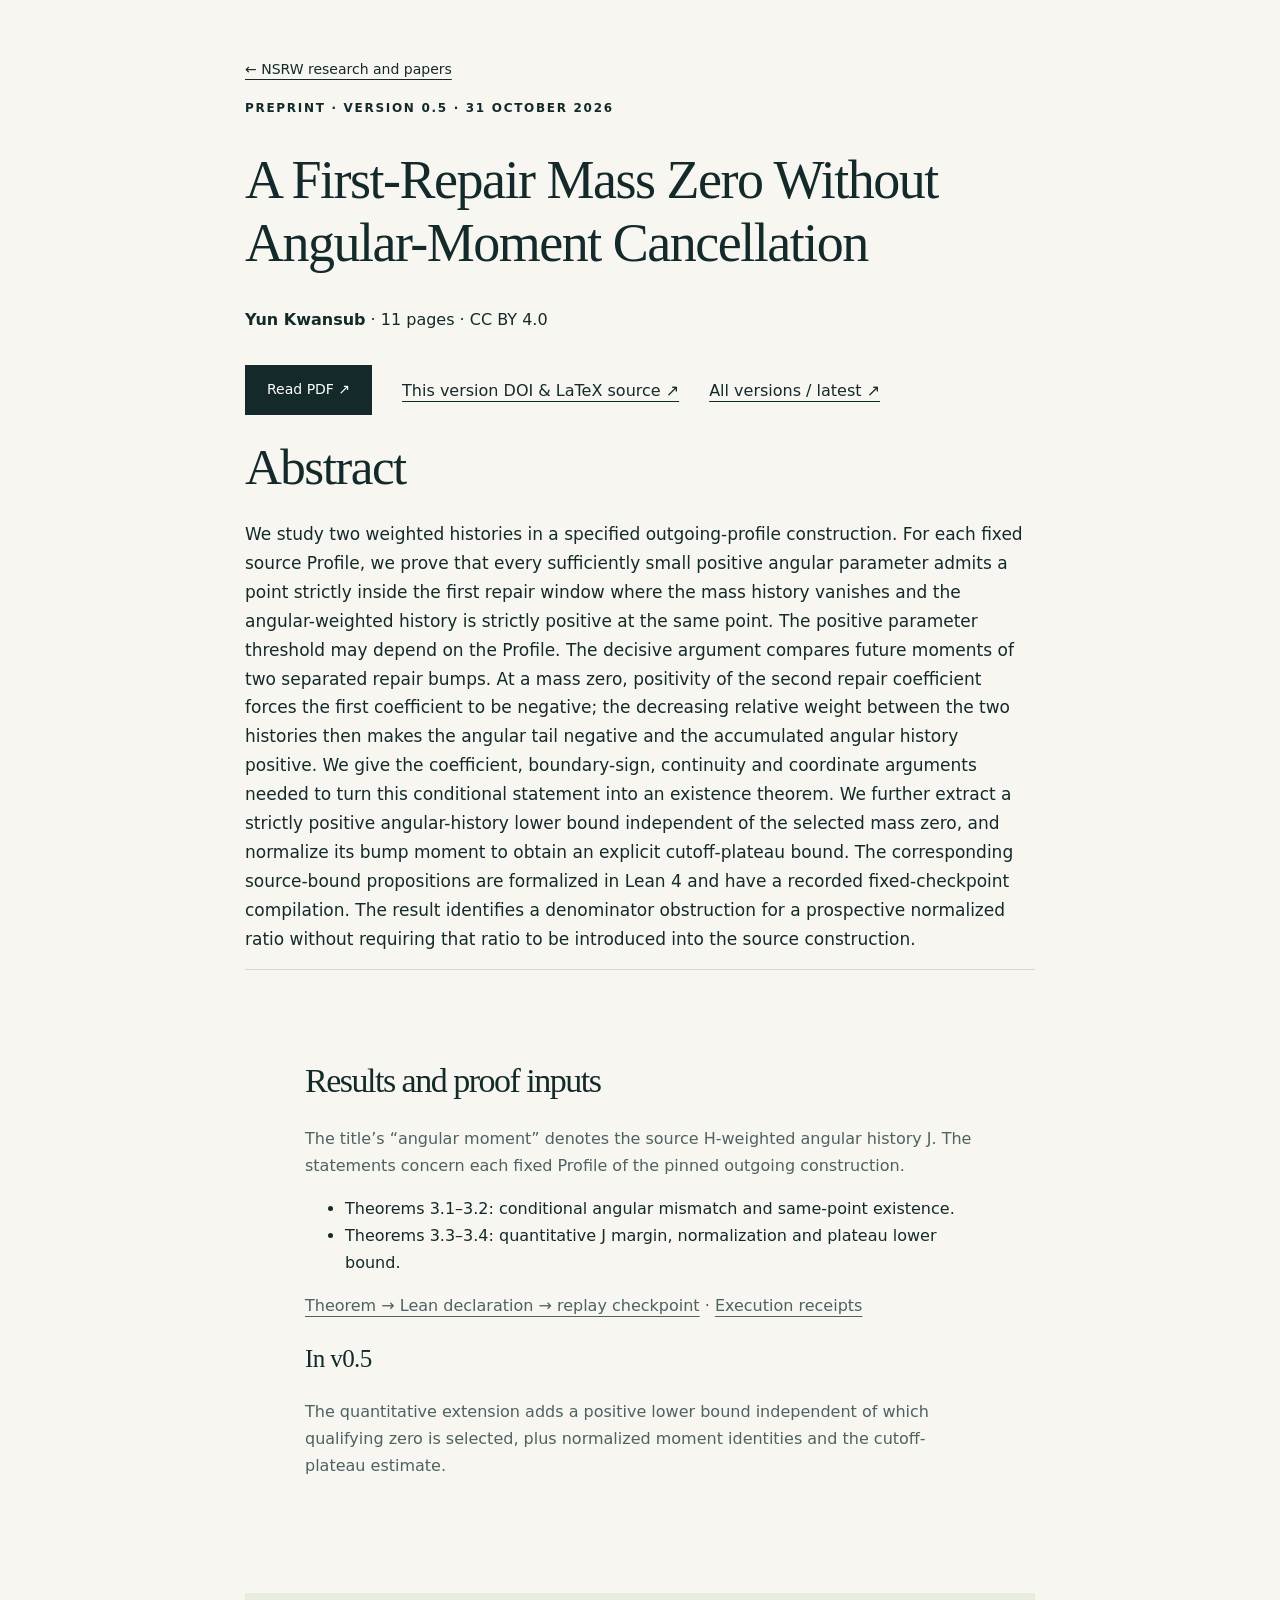
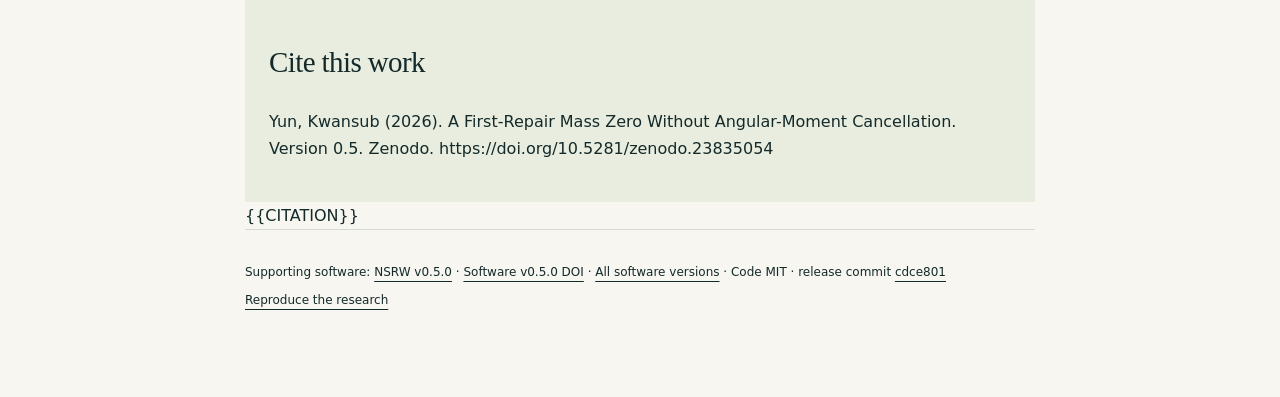
<file: site/papers/p01.html>
<!doctype html><html lang="en"><head>
<meta charset="utf-8"><meta name="viewport" content="width=device-width,initial-scale=1"><title>A First-Repair Mass Zero Without Angular-Moment Cancellation — NSRW</title>
<meta name="description" content="We study two weighted histories in a specified outgoing-profile construction. For each fixed source Profile, we prove that every sufficiently small positive angular parameter admits a point strictly inside the first repa"><meta name="author" content="Yun Kwansub">
<link rel="canonical" href="https://flamehaven01.github.io/NavierStokes-Research-Workbench/papers/p01.html"><meta name="citation_title" content="A First-Repair Mass Zero Without Angular-Moment Cancellation"><meta name="citation_author" content="Yun, Kwansub"><meta name="citation_publication_date" content="2026/10/31"><meta name="citation_pdf_url" content="https://flamehaven01.github.io/NavierStokes-Research-Workbench/papers/P01_MassZero_AngularMismatch.pdf"><meta name="citation_doi" content="10.5281/zenodo.23835054"><meta name="citation_language" content="en"><meta name="citation_publisher" content="Zenodo">
<meta property="og:type" content="article"><meta property="og:title" content="A First-Repair Mass Zero Without Angular-Moment Cancellation"><meta property="og:description" content="We study two weighted histories in a specified outgoing-profile construction. For each fixed source Profile, we prove that every sufficiently small positive angular parameter admits a point strictly inside the first repa"><meta property="og:url" content="https://flamehaven01.github.io/NavierStokes-Research-Workbench/papers/p01.html"><meta property="og:image" content="https://flamehaven01.github.io/NavierStokes-Research-Workbench/social-preview.png"><meta name="twitter:card" content="summary_large_image">
<link rel="stylesheet" href="../style.css?v=papers-20261102"><script defer src="../citations.js"></script><script type="application/ld+json">{"@context": "https://schema.org", "@type": "ScholarlyArticle", "headline": "A First-Repair Mass Zero Without Angular-Moment Cancellation", "author": [{"@type": "Person", "name": "Yun Kwansub", "familyName": "Yun", "givenName": "Kwansub"}], "datePublished": "2026-10-31", "version": "0.5", "identifier": "10.5281/zenodo.23835054", "sameAs": "https://doi.org/10.5281/zenodo.23835054", "url": "https://flamehaven01.github.io/NavierStokes-Research-Workbench/papers/p01.html", "encoding": {"@type": "MediaObject", "contentUrl": "https://flamehaven01.github.io/NavierStokes-Research-Workbench/papers/P01_MassZero_AngularMismatch.pdf", "encodingFormat": "application/pdf"}, "license": "https://creativecommons.org/licenses/by/4.0/", "abstract": "We study two weighted histories in a specified outgoing-profile construction. For each fixed source Profile, we prove that every sufficiently small positive angular parameter admits a point strictly inside the first repair window where the mass history vanishes and the angular-weighted history is strictly positive at the same point. The positive parameter threshold may depend on the Profile. The decisive argument compares future moments of two separated repair bumps. At a mass zero, positivity of the second repair coefficient forces the first coefficient to be negative; the decreasing relative weight between the two histories then makes the angular tail negative and the accumulated angular history positive. We give the coefficient, boundary-sign, continuity and coordinate arguments needed to turn this conditional statement into an existence theorem. We further extract a strictly positive angular-history lower bound independent of the selected mass zero, and normalize its bump moment to obtain an explicit cutoff-plateau bound. The corresponding source-bound propositions are formalized in Lean 4 and have a recorded fixed-checkpoint compilation. The result identifies a denominator obstruction for a prospective normalized ratio without requiring that ratio to be introduced into the source construction."}</script></head><body><main class="paper-page"><a class="back" href="../index.html#papers">← NSRW research and papers</a><p class="eyebrow">PREPRINT · VERSION 0.5 · 31 OCTOBER 2026</p><h1>A First-Repair Mass Zero Without Angular-Moment Cancellation</h1><p><strong>Yun Kwansub</strong> · 11 pages · CC BY 4.0</p><div class="actions"><a class="primary" href="P01_MassZero_AngularMismatch.pdf">Read PDF ↗</a><a href="https://doi.org/10.5281/zenodo.23835054">This version DOI &amp; LaTeX source ↗</a><a href="https://doi.org/10.5281/zenodo.23835053">All versions / latest ↗</a></div><h2>Abstract</h2><p class="abstract">We study two weighted histories in a specified outgoing-profile construction. For each fixed source Profile, we prove that every sufficiently small positive angular parameter admits a point strictly inside the first repair window where the mass history vanishes and the angular-weighted history is strictly positive at the same point. The positive parameter threshold may depend on the Profile. The decisive argument compares future moments of two separated repair bumps. At a mass zero, positivity of the second repair coefficient forces the first coefficient to be negative; the decreasing relative weight between the two histories then makes the angular tail negative and the accumulated angular history positive. We give the coefficient, boundary-sign, continuity and coordinate arguments needed to turn this conditional statement into an existence theorem. We further extract a strictly positive angular-history lower bound independent of the selected mass zero, and normalize its bump moment to obtain an explicit cutoff-plateau bound. The corresponding source-bound propositions are formalized in Lean 4 and have a recorded fixed-checkpoint compilation. The result identifies a denominator obstruction for a prospective normalized ratio without requiring that ratio to be introduced into the source construction.</p><section class="paper-context"><h2>Results and proof inputs</h2><p>The title’s “angular moment” denotes the source H-weighted angular history J. The statements concern each fixed Profile of the pinned outgoing construction.</p><ul><li>Theorems 3.1–3.2: conditional angular mismatch and same-point existence.</li><li>Theorems 3.3–3.4: quantitative J margin, normalization and plateau lower bound.</li></ul><p><a href="../index.html#paper-proof-map">Theorem → Lean declaration → replay checkpoint</a> · <a href="../index.html#evidence">Execution receipts</a></p><h3>In v0.5</h3><p>The quantitative extension adds a positive lower bound independent of which qualifying zero is selected, plus normalized moment identities and the cutoff-plateau estimate.</p></section><div class="citation"><h3>Cite this work</h3><p>Yun, Kwansub (2026). A First-Repair Mass Zero Without Angular-Moment Cancellation. Version 0.5. Zenodo. https://doi.org/10.5281/zenodo.23835054</p></div>{{CITATION}}<footer><p>Supporting software: <a href="https://github.com/flamehaven01/NavierStokes-Research-Workbench/releases/tag/v0.5.0">NSRW v0.5.0</a> · <a href="https://doi.org/10.5281/zenodo.23835493">Software v0.5.0 DOI</a> · <a href="https://doi.org/10.5281/zenodo.23381778">All software versions</a> · Code MIT · release commit <a href="https://github.com/flamehaven01/NavierStokes-Research-Workbench/tree/cdce801d7c3f1991e8a0dce48aae9f825b03e9b1">cdce801</a></p><p><a href="../index.html#reproduce">Reproduce the research</a></p></footer></main></body></html>
</file>
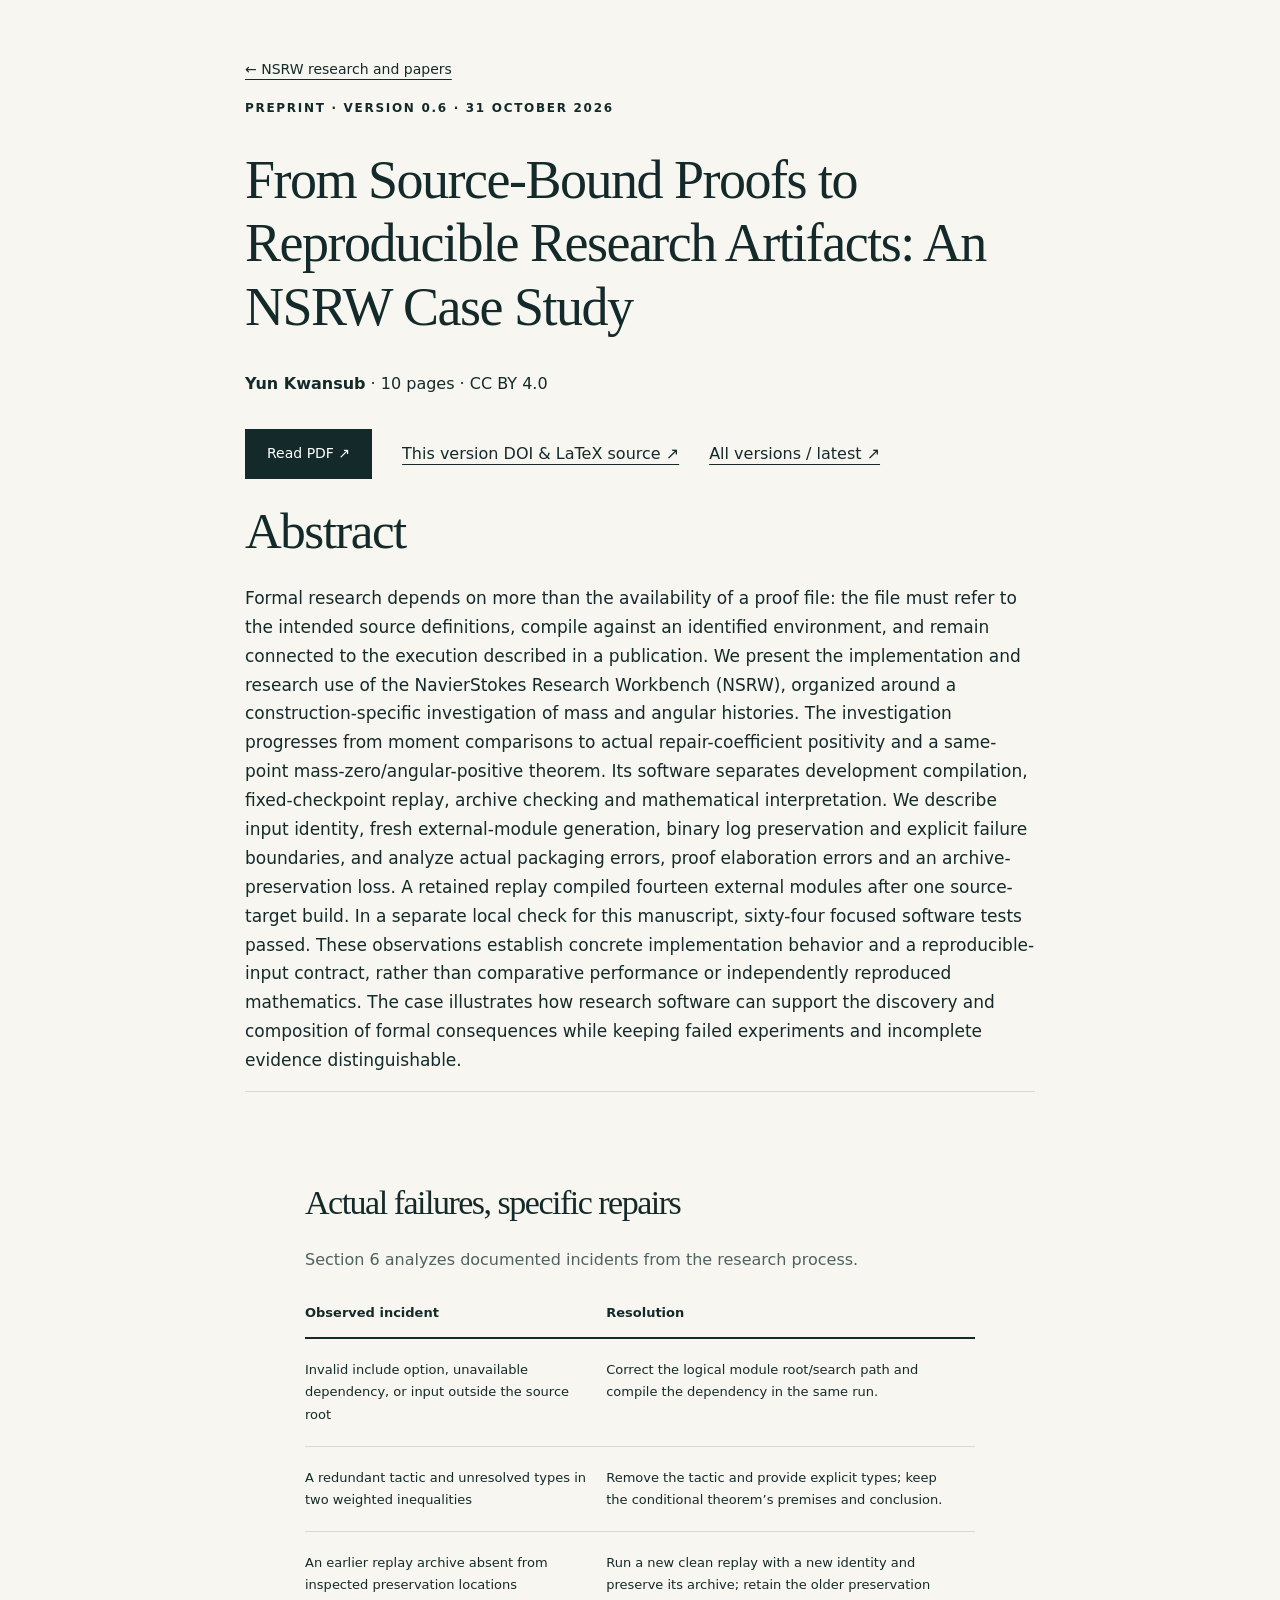
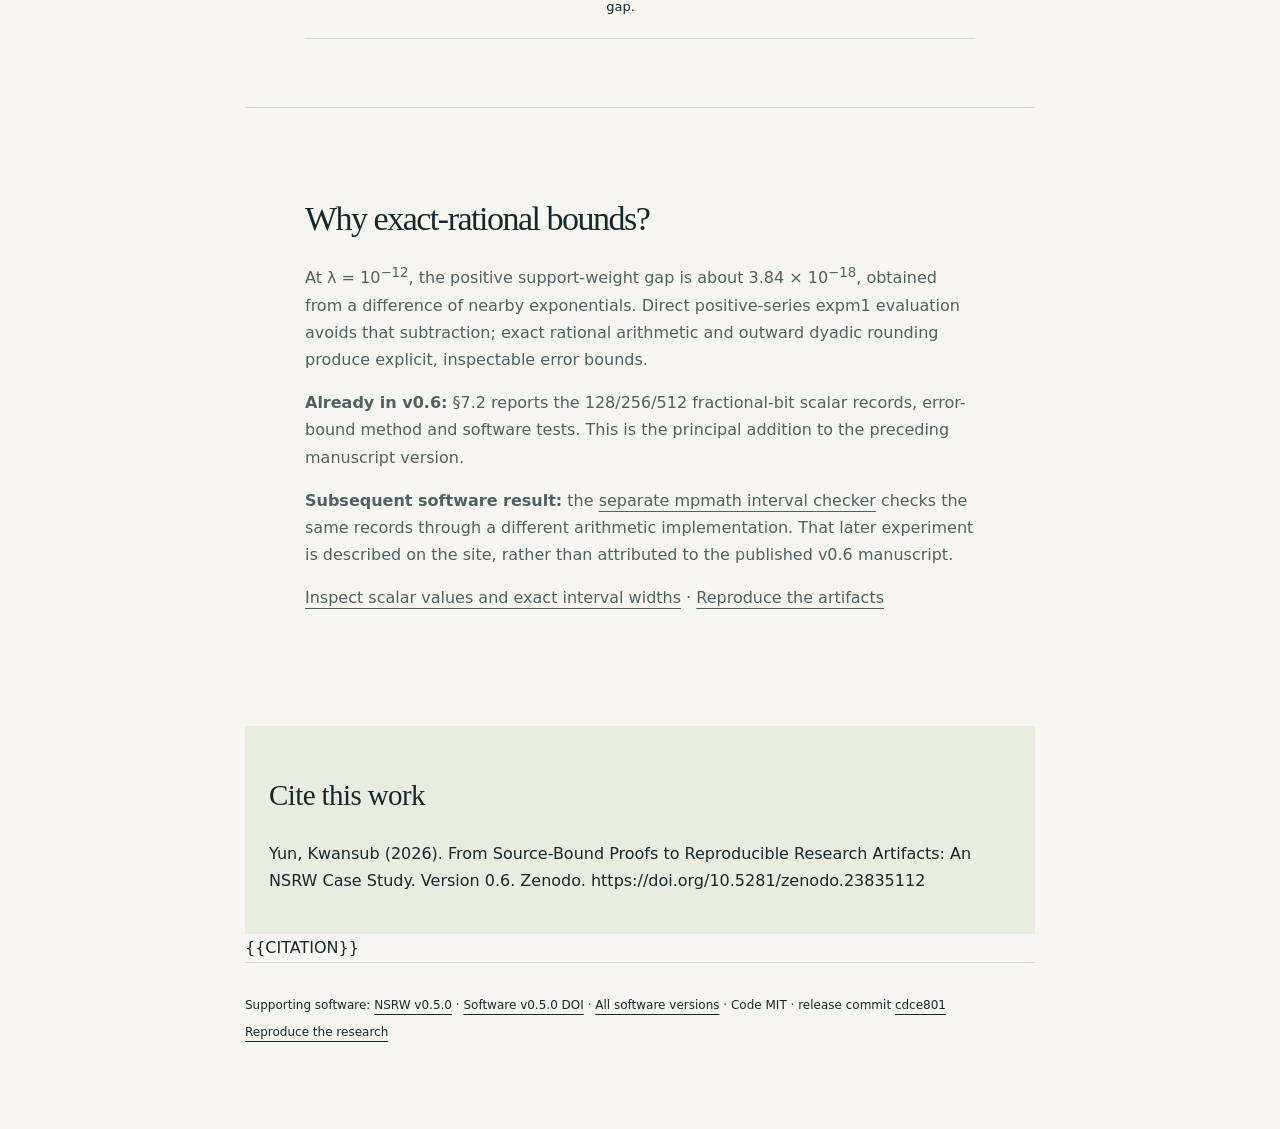
<file: site/papers/p02.html>
<!doctype html><html lang="en"><head>
<meta charset="utf-8"><meta name="viewport" content="width=device-width,initial-scale=1"><title>From Source-Bound Proofs to Reproducible Research Artifacts: An NSRW Case Study — NSRW</title>
<meta name="description" content="Formal research depends on more than the availability of a proof file: the file must refer to the intended source definitions, compile against an identified environment, and remain connected to the execution described in"><meta name="author" content="Yun Kwansub">
<link rel="canonical" href="https://flamehaven01.github.io/NavierStokes-Research-Workbench/papers/p02.html"><meta name="citation_title" content="From Source-Bound Proofs to Reproducible Research Artifacts: An NSRW Case Study"><meta name="citation_author" content="Yun, Kwansub"><meta name="citation_publication_date" content="2026/10/31"><meta name="citation_pdf_url" content="https://flamehaven01.github.io/NavierStokes-Research-Workbench/papers/P02_SourceBound_ReproducibleResearch.pdf"><meta name="citation_doi" content="10.5281/zenodo.23835112"><meta name="citation_language" content="en"><meta name="citation_publisher" content="Zenodo">
<meta property="og:type" content="article"><meta property="og:title" content="From Source-Bound Proofs to Reproducible Research Artifacts: An NSRW Case Study"><meta property="og:description" content="Formal research depends on more than the availability of a proof file: the file must refer to the intended source definitions, compile against an identified environment, and remain connected to the execution described in"><meta property="og:url" content="https://flamehaven01.github.io/NavierStokes-Research-Workbench/papers/p02.html"><meta property="og:image" content="https://flamehaven01.github.io/NavierStokes-Research-Workbench/social-preview.png"><meta name="twitter:card" content="summary_large_image">
<link rel="stylesheet" href="../style.css?v=papers-20261102"><script defer src="../citations.js"></script><script type="application/ld+json">{"@context": "https://schema.org", "@type": "ScholarlyArticle", "headline": "From Source-Bound Proofs to Reproducible Research Artifacts: An NSRW Case Study", "author": [{"@type": "Person", "name": "Yun Kwansub", "familyName": "Yun", "givenName": "Kwansub"}], "datePublished": "2026-10-31", "version": "0.6", "identifier": "10.5281/zenodo.23835112", "sameAs": "https://doi.org/10.5281/zenodo.23835112", "url": "https://flamehaven01.github.io/NavierStokes-Research-Workbench/papers/p02.html", "encoding": {"@type": "MediaObject", "contentUrl": "https://flamehaven01.github.io/NavierStokes-Research-Workbench/papers/P02_SourceBound_ReproducibleResearch.pdf", "encodingFormat": "application/pdf"}, "license": "https://creativecommons.org/licenses/by/4.0/", "abstract": "Formal research depends on more than the availability of a proof file: the file must refer to the intended source definitions, compile against an identified environment, and remain connected to the execution described in a publication. We present the implementation and research use of the NavierStokes Research Workbench (NSRW), organized around a construction-specific investigation of mass and angular histories. The investigation progresses from moment comparisons to actual repair-coefficient positivity and a same-point mass-zero/angular-positive theorem. Its software separates development compilation, fixed-checkpoint replay, archive checking and mathematical interpretation. We describe input identity, fresh external-module generation, binary log preservation and explicit failure boundaries, and analyze actual packaging errors, proof elaboration errors and an archive-preservation loss. A retained replay compiled fourteen external modules after one source-target build. In a separate local check for this manuscript, sixty-four focused software tests passed. These observations establish concrete implementation behavior and a reproducible-input contract, rather than comparative performance or independently reproduced mathematics. The case illustrates how research software can support the discovery and composition of formal consequences while keeping failed experiments and incomplete evidence distinguishable."}</script></head><body><main class="paper-page"><a class="back" href="../index.html#papers">← NSRW research and papers</a><p class="eyebrow">PREPRINT · VERSION 0.6 · 31 OCTOBER 2026</p><h1>From Source-Bound Proofs to Reproducible Research Artifacts: An NSRW Case Study</h1><p><strong>Yun Kwansub</strong> · 10 pages · CC BY 4.0</p><div class="actions"><a class="primary" href="P02_SourceBound_ReproducibleResearch.pdf">Read PDF ↗</a><a href="https://doi.org/10.5281/zenodo.23835112">This version DOI &amp; LaTeX source ↗</a><a href="https://doi.org/10.5281/zenodo.23835111">All versions / latest ↗</a></div><h2>Abstract</h2><p class="abstract">Formal research depends on more than the availability of a proof file: the file must refer to the intended source definitions, compile against an identified environment, and remain connected to the execution described in a publication. We present the implementation and research use of the NavierStokes Research Workbench (NSRW), organized around a construction-specific investigation of mass and angular histories. The investigation progresses from moment comparisons to actual repair-coefficient positivity and a same-point mass-zero/angular-positive theorem. Its software separates development compilation, fixed-checkpoint replay, archive checking and mathematical interpretation. We describe input identity, fresh external-module generation, binary log preservation and explicit failure boundaries, and analyze actual packaging errors, proof elaboration errors and an archive-preservation loss. A retained replay compiled fourteen external modules after one source-target build. In a separate local check for this manuscript, sixty-four focused software tests passed. These observations establish concrete implementation behavior and a reproducible-input contract, rather than comparative performance or independently reproduced mathematics. The case illustrates how research software can support the discovery and composition of formal consequences while keeping failed experiments and incomplete evidence distinguishable.</p><section class="paper-context" id="failure-cases"><h2>Actual failures, specific repairs</h2><p>Section 6 analyzes documented incidents from the research process.</p><div class="table-wrap"><table><thead><tr><th>Observed incident</th><th>Resolution</th></tr></thead><tbody><tr><td>Invalid include option, unavailable dependency, or input outside the source root</td><td>Correct the logical module root/search path and compile the dependency in the same run.</td></tr><tr><td>A redundant tactic and unresolved types in two weighted inequalities</td><td>Remove the tactic and provide explicit types; keep the conditional theorem’s premises and conclusion.</td></tr><tr><td>An earlier replay archive absent from inspected preservation locations</td><td>Run a new clean replay with a new identity and preserve its archive; retain the older preservation gap.</td></tr></tbody></table></div></section>
<section class="paper-context" id="numerical-computation"><h2>Why exact-rational bounds?</h2><p>At λ = 10<sup>−12</sup>, the positive support-weight gap is about 3.84 × 10<sup>−18</sup>, obtained from a difference of nearby exponentials. Direct positive-series expm1 evaluation avoids that subtraction; exact rational arithmetic and outward dyadic rounding produce explicit, inspectable error bounds.</p><p><strong>Already in v0.6:</strong> §7.2 reports the 128/256/512 fractional-bit scalar records, error-bound method and software tests. This is the principal addition to the preceding manuscript version.</p><p><strong>Subsequent software result:</strong> the <a href="../docs/crosscheck.html">separate mpmath interval checker</a> checks the same records through a different arithmetic implementation. That later experiment is described on the site, rather than attributed to the published v0.6 manuscript.</p><p><a href="../index.html#compute">Inspect scalar values and exact interval widths</a> · <a href="../docs/reproduce.html">Reproduce the artifacts</a></p></section><div class="citation"><h3>Cite this work</h3><p>Yun, Kwansub (2026). From Source-Bound Proofs to Reproducible Research Artifacts: An NSRW Case Study. Version 0.6. Zenodo. https://doi.org/10.5281/zenodo.23835112</p></div>{{CITATION}}<footer><p>Supporting software: <a href="https://github.com/flamehaven01/NavierStokes-Research-Workbench/releases/tag/v0.5.0">NSRW v0.5.0</a> · <a href="https://doi.org/10.5281/zenodo.23835493">Software v0.5.0 DOI</a> · <a href="https://doi.org/10.5281/zenodo.23381778">All software versions</a> · Code MIT · release commit <a href="https://github.com/flamehaven01/NavierStokes-Research-Workbench/tree/cdce801d7c3f1991e8a0dce48aae9f825b03e9b1">cdce801</a></p><p><a href="../index.html#reproduce">Reproduce the research</a></p></footer></main></body></html>
</file>
<file: site/style.css>
:root{--ink:#142a2a;--muted:#4e6261;--paper:#f7f6f0;--accent:#c8ed63;--line:#d3dbd2;--tint:#e9eddf}
*{box-sizing:border-box}
html{scroll-behavior:smooth;scroll-padding-top:24px}
body{margin:0;color:var(--ink);background:var(--paper);font-family:system-ui,-apple-system,"Segoe UI",sans-serif;line-height:1.7}
a{color:inherit;text-underline-offset:5px}
a:hover{color:#42673f}
a:focus-visible,summary:focus-visible{outline:3px solid #538d22;outline-offset:5px}
.skip{position:absolute;top:-80px}
.skip:focus{top:0;background:white;padding:16px;z-index:9}
header,main,footer{max-width:1280px;margin:auto}
header{padding:27px 50px;display:flex;justify-content:space-between;align-items:center;gap:28px;border-bottom:1px solid var(--line)}
.brand{font-size:25px;font-weight:750;text-decoration:none;letter-spacing:-1px;line-height:1.25;flex-shrink:0}
.brand span{display:block;font-size:12px;font-weight:400;letter-spacing:.6px;margin-top:7px}
.brand-with-icon{display:flex;align-items:center;gap:12px}
.brand-icon{display:block;width:40px;height:40px;flex-shrink:0;object-fit:contain}
.desktop-nav{display:flex;gap:23px;font-size:13px}
.desktop-nav a{text-decoration:none}
.mobile-nav{display:none}
.hero{padding:80px 60px 65px;background:radial-gradient(ellipse at 100% 50%,#e5ecd8,transparent 60%)}
.eyebrow{font-size:12px;letter-spacing:1.7px;font-weight:650}
h1,h2,h3,h4{font-family:Georgia,"Times New Roman",serif;font-weight:400;line-height:1.12;letter-spacing:-1.5px}
h1{font-size:clamp(51px,7vw,94px);margin:30px 0}
h1 em{color:#42664c;font-weight:400}
h2{font-size:clamp(34px,4vw,51px);margin:24px 0}
h3{font-size:29px;letter-spacing:-.6px}
h4{font-size:25px;letter-spacing:-.5px;margin:20px 0}
.hero p{max-width:700px;font-size:17px;color:var(--muted)}
.hero .lede{font-size:23px;color:var(--ink)}
.actions{display:flex;gap:30px;align-items:center;flex-wrap:wrap;margin-top:32px}
.primary{display:inline-flex;align-items:center;justify-content:space-between;gap:24px;background:var(--ink);color:white;text-decoration:none;padding:13px 22px;font-size:14px}
.primary:hover{background:#315343;color:white}
.textlink{font-size:14px}
.hero-note{margin-top:45px;font-size:12px;color:var(--muted)}
section:not(.hero){padding:68px 60px;border-top:1px solid var(--line)}
p{margin:16px 0}
section p{color:var(--muted)}
.context-grid,.result,.mechanism-grid,.meaning-grid,.compute,.use-grid{display:grid;grid-template-columns:1fr 1fr;gap:58px}
.context-grid{align-items:start}
.research-purpose{border-left:2px solid #92ac82;padding:20px 0 18px 35px}
.research-purpose h3{font-size:35px;margin:20px 0}
.research-purpose p{font-size:16px}
.research-purpose a{font-size:14px}
.pde{background:var(--tint);padding:25px 14px;margin:25px 0;overflow-x:auto}
.pde math{font-size:24px}
.pde p{font-size:12px;text-align:center;line-height:1.7;margin:12px 0 0}
.theorem{background:var(--tint);padding:32px 36px;border-left:3px solid #53794a;align-self:start}
.label{font-size:12px;letter-spacing:1.6px}
.theorem math{font-size:35px;margin:25px 0}
.theorem p{font-size:15px}
.evidence-links{display:flex;flex-wrap:wrap;gap:13px 24px;font-size:13px;margin:22px 0 0}
.theorem .evidence-links{border-top:1px solid #c9d4c1;padding-top:20px}
.meaning{background:#eceee5}
.meaning-grid{gap:60px}
.inline-math{font-family:Georgia,serif;white-space:nowrap;color:var(--ink)}
.achievement-strip{display:grid;grid-template-columns:1fr 1.2fr 1fr;gap:30px;border-top:1px solid #bdcbb8;margin-top:30px;padding-top:26px}
.achievement-strip strong{display:block;font-size:16px;font-weight:650}
.achievement-strip span{display:block;font-size:13px;color:var(--muted);margin-top:8px}
.mechanism-grid{align-items:center}
.support{height:180px;position:relative;display:flex;align-items:center;justify-content:space-around}
.baseline{position:absolute;left:0;right:0;top:130px;border-bottom:1px solid #83947b}
.bump{width:110px;height:110px;background:#d9e3cd;border-radius:60px 60px 0 0;display:flex;align-items:center;justify-content:center;text-align:center;font-size:13px;margin-top:-10px}
.second{background:#aec9b1}
.gap{font-size:14px}
.support small{position:absolute;top:145px;left:0;color:var(--muted);font-size:12px}
.margin{background:var(--ink);color:var(--paper);padding:30px 36px;margin-top:40px}
.margin>span{font-size:12px;letter-spacing:1.7px;color:var(--accent)}
.margin-equation{color:white;font-family:Georgia,serif;font-size:28px;line-height:1.6;overflow-wrap:anywhere}
.margin .detail{font-size:15px;color:#d3ded6;max-width:850px}
.margin a:hover{color:var(--accent)}
details{border-top:1px solid var(--line);margin-top:32px}
summary{cursor:pointer;padding:20px 0;font-size:15px;font-weight:600}
dl{margin:0}
dt{font-size:16px;font-weight:600;margin-top:22px}
dd{margin:7px 0 22px;font-size:15px;color:var(--muted)}
dd:last-child{margin-bottom:15px}
.glossary dl{display:grid;grid-template-columns:165px 1fr;gap:16px 28px;padding-bottom:10px}
.glossary dt,.glossary dd{margin:5px 0}
.table-wrap{overflow-x:auto}
table{border-collapse:collapse;width:100%;font-size:14px;text-align:left}
caption{text-align:left;font-size:13px;color:var(--muted);padding-bottom:18px}
th{font-weight:600;border-bottom:2px solid var(--ink);padding:13px 14px 13px 0;vertical-align:bottom}
td{border-bottom:1px solid var(--line);padding:20px 16px 20px 0;vertical-align:top}
.proof-table{min-width:730px}
.proof-table td:first-child{width:24%}
.proof-table td:nth-child(2){width:32%}
.proof-table code{font-size:12px;overflow-wrap:anywhere}
.proof-table small{display:block;font-size:12px;color:var(--muted);margin-top:7px}
.status{font-size:12px;color:#2d6436;font-weight:700;white-space:nowrap}
.table-note{font-size:13px;max-width:980px;line-height:1.75}
.compute{background:#eceee5}
.compute-card{background:var(--paper);padding:30px}
.compute-card dt{font-size:12px;text-transform:uppercase;letter-spacing:1px;font-weight:400;margin-top:24px}
.compute-card dd{font-family:ui-monospace,Consolas,monospace;font-size:21px;color:var(--ink);margin-top:8px}
.compute-card>p{font-size:13px;border-top:1px solid var(--line);padding-top:20px}
.wide{grid-column:1/-1}
.scalar-table{min-width:620px}
.scalar-table th,.scalar-table td{text-align:right}
.scalar-table th:first-child,.scalar-table td:first-child{text-align:left}
.scalar-table td{font-family:ui-monospace,Consolas,monospace}
.scalar-table td small{font-family:system-ui,sans-serif;font-size:12px;display:block;color:var(--muted);margin-top:6px}
.exact-records{display:grid;grid-template-columns:repeat(3,minmax(0,1fr));gap:24px;margin-top:22px}
.exact-records details{min-width:0}
.exact-records code{font-size:12px;word-break:break-all;line-height:1.8}
.exact-records dt{font-size:13px}
.data-links{display:flex;gap:24px;font-size:14px;flex-wrap:wrap}
.section-intro{max-width:780px;font-size:18px}
.roadmap{list-style:none;padding:0;margin:40px 0 0;display:grid;grid-template-columns:1fr 1fr;gap:35px 50px}
.roadmap li{border-top:2px solid #a9bda0;padding-top:20px}
.roadmap h3{font-size:27px;margin:18px 0}
.roadmap p{font-size:15px}
.roadmap a{font-size:13px}
.stage{font-size:12px;font-weight:650;letter-spacing:1px;color:#2d6436}
.stage.next{color:#7d4f17}
.stage.planned{color:var(--muted)}
.use-section{margin-top:45px;padding-top:25px;border-top:1px solid var(--line)}
.use-grid{gap:55px}
.use-grid p{font-size:15px}
.papers{display:grid;grid-template-columns:1fr 1fr;gap:40px;margin-top:38px}
.papers article{border-top:2px solid var(--ink);padding:22px 0}
.paper-no{font-family:Georgia,serif;font-size:32px}
.paper-no span{font-family:system-ui,sans-serif;font-size:12px;letter-spacing:1px;margin-left:18px}
.papers article p{font-size:15px;min-height:75px}
.paper-links{display:flex;gap:25px;margin-top:20px;font-size:14px}
.repro-grid{display:grid;grid-template-columns:1fr 1.4fr 1fr;gap:30px;margin:35px 0}
.repro-grid h3{font-size:25px}
.repro-grid p,.repro-grid a{font-size:14px}
.repro-grid pre{font-size:12px;white-space:pre-wrap;overflow-wrap:anywhere;background:var(--tint);padding:16px;line-height:1.8}
.scope-details p{font-size:14px}
.scope-details summary{font-weight:400}
footer{padding:35px 60px;border-top:1px solid var(--line);display:flex;justify-content:space-between;gap:35px;align-items:start}
footer p{font-size:12px;margin:7px 0}
.paper-page{max-width:850px;padding:55px 30px}
.paper-page h1{font-size:clamp(37px,5vw,54px);line-height:1.18}
.paper-page .abstract{font-size:17px}
.paper-page .citation{background:var(--tint);padding:24px;margin-top:30px}
.paper-page pre{white-space:pre-wrap;overflow-wrap:anywhere;font-size:13px}
.paper-page footer{display:block;padding:25px 0}
.paper-page .back{font-size:14px}

@media(max-width:1000px){header{padding:24px 30px;gap:20px}
.desktop-nav{gap:15px;font-size:12px}
.brand span{font-size:11px}
.brand{font-size:24px}
.context-grid,.result,.compute,.meaning-grid,.mechanism-grid{gap:35px}
.hero{padding:65px 40px}
.repro-grid{grid-template-columns:1fr 1fr}
.repro-grid>div:last-child{grid-column:1/-1}
}

@media(max-width:760px){header{padding:23px 24px;display:flex;align-items:start}
.brand{font-size:23px}
.brand span{font-size:12px;max-width:175px;line-height:1.6}
header .brand-with-icon{gap:10px}
header .brand-with-icon span{max-width:135px}
header .brand-icon{width:32px;height:32px}
.desktop-nav{display:none}
.mobile-nav{display:block;border:0;margin:0;position:relative;min-width:125px}
.mobile-nav summary{padding:2px 0;font-size:13px;text-align:right;list-style:none}
.mobile-nav summary::-webkit-details-marker{display:none}
.mobile-nav summary span{padding-left:8px}
.mobile-nav[open]{width:100%}
.mobile-nav nav{display:flex;flex-direction:column;text-align:right;gap:12px;padding-top:20px;font-size:14px}
.hero{padding:50px 24px}
.eyebrow{font-size:12px;letter-spacing:1.2px}
.hero .lede{font-size:21px}
.hero p{font-size:16px}
section:not(.hero){padding:48px 24px}
.context-grid,.result,.mechanism-grid,.meaning-grid,.compute,.use-grid,.papers,.repro-grid,.roadmap,.achievement-strip{grid-template-columns:1fr;gap:28px}
.theorem{padding:25px}
.theorem math{font-size:32px}
.pde math{font-size:21px}
.research-purpose{padding-left:25px}
.margin{padding:26px 23px}
.margin-equation{font-size:24px}
.papers article p{min-height:0}
.hero-note{line-height:1.9}
.glossary dl{grid-template-columns:1fr;gap:4px}
.glossary dd{margin-bottom:17px}
.exact-records{grid-template-columns:1fr;gap:0}
.support{max-width:450px}
.support small{font-size:12px}
.actions{gap:20px}
.wide{grid-column:auto}
.roadmap{gap:32px}
.repro-grid>div:last-child{grid-column:auto}
footer{padding:30px 24px;display:block}
footer>div:last-child{margin-top:25px}
.paper-links{flex-wrap:wrap}
.paper-no span{letter-spacing:.5px;font-size:12px}
}

@media(prefers-reduced-motion:reduce){html{scroll-behavior:auto}
}


.context-grid>*,.compute>*,.repro-grid>*,.result>*{min-width:0}

.roadmap li:last-child{grid-column:1/-1}

@media(max-width:760px){header{flex-wrap:wrap}
.mobile-nav{margin-left:auto}
}

/* Research library: document navigation, readable body, local section index. */
.desktop-nav{gap:16px}
.reader{display:grid;grid-template-columns:210px minmax(0,740px) 190px;gap:32px;max-width:1280px;margin:0 auto;padding:45px 30px 80px;align-items:start}
.doc-nav,.doc-toc{position:sticky;top:24px;font-size:13px;max-height:90vh;overflow:auto}
.doc-nav nav,.doc-toc nav{display:flex;flex-direction:column;gap:12px}
.doc-nav a,.doc-toc a{text-decoration:none;overflow-wrap:anywhere}
.doc-nav a[aria-current]{font-weight:700;color:#416140;border-left:3px solid #6c9658;padding-left:10px}
.doc-nav summary{font-weight:650;margin-bottom:18px}
.doc-toc{font-size:12px;border-left:1px solid var(--line);padding-left:18px}
.doc-body{min-width:0;width:100%;max-width:740px;overflow-wrap:anywhere}
.doc-body h1{font-size:48px;margin-top:0}
.doc-body h2{font-size:30px;margin:46px 0 20px;scroll-margin-top:24px}
.doc-body h3{font-size:24px}
.doc-body p,.doc-body li{font-size:16px}
.doc-body pre{max-width:100%;overflow:auto;white-space:pre;padding:18px;background:#e9ecdf;font-size:12px}
.doc-body table{display:block;max-width:100%;overflow:auto;border-collapse:collapse;font-size:13px}
.doc-body td,.doc-body th{border:1px solid var(--line);padding:12px;min-width:110px}
.doc-body img{max-width:100%}
.document-source{margin-top:50px;padding-top:20px;border-top:1px solid var(--line);font-size:13px}
.library-list{list-style:none;padding:0}
.library-list li{padding:18px 0;border-bottom:1px solid var(--line);font-size:20px}
.essay{margin:40px 0;padding:30px;background:#e9eddf}
.bridge-image{overflow:auto;margin-top:28px}
.bridge-image img{display:block;width:100%;height:auto;min-width:620px}
.backend-check{grid-column:1/-1;padding:28px 32px;background:#e8efdd;margin-top:16px}
.backend-check h3{margin-top:18px}
@media(max-width:1100px){.reader{grid-template-columns:180px minmax(0,1fr)}.doc-toc{display:none}.desktop-nav{gap:11px;font-size:12px}}
@media(max-width:760px){.reader{display:block;padding:25px 24px}.doc-nav{position:static;max-height:none;margin-bottom:40px;padding-bottom:20px;border-bottom:1px solid var(--line)}.doc-body h1{font-size:37px}.reader header nav{font-size:12px}.backend-check{padding:22px}.bridge-image img{min-width:620px}}

.doc-mobile{display:none}
@media(max-width:760px){.doc-nav .doc-desktop{display:none}.doc-mobile{display:block}.doc-mobile summary{margin:0}.doc-mobile[open] summary{margin-bottom:20px}}

/* Paper discovery: concise abstracts, artifact links and official citations. */
.papers article{min-width:0;scroll-margin-top:25px}
.papers article p{min-height:0}
.papers .paper-meta,.papers .paper-release{font-size:12px;color:var(--muted);line-height:1.8}
.papers .paper-evidence{font-size:13px;padding-left:14px;border-left:3px solid #a1b48c}
.paper-terminology,.version-note{font-size:14px;max-width:970px}
.coverage-links{display:flex;flex-wrap:wrap;gap:9px;margin:16px 0}
.coverage-links a{font-size:12px;background:#e6ebdb;border:1px solid #cbd4bf;padding:6px 10px;text-decoration:none}
.coverage-links a:hover{background:#dce5ce}
.paper-incident{font-size:13px!important;color:var(--muted)}
.paper-links{flex-wrap:wrap;gap:12px 22px}
.paper-revision,.citation-details{margin-top:22px;border-top:1px solid var(--line);padding-top:17px;font-size:14px;min-width:0}
.paper-revision summary,.citation-details summary,.paper-map summary{cursor:pointer;font-weight:600}
.paper-revision p{font-size:13px!important}
.citation-details pre{padding:18px;background:#e9ecdf;overflow:auto;max-width:100%;font-size:11px;line-height:1.8;text-align:left}
.citation-tools{display:flex;gap:15px;align-items:center;flex-wrap:wrap;margin:17px 0;font-size:12px}
.citation-tools button{padding:9px 13px;border:1px solid var(--ink);background:var(--ink);color:var(--paper);cursor:pointer;font:inherit}
.citation-tools button:focus-visible{outline:3px solid #538d22;outline-offset:4px}
.citation-tools [role=status]{flex-basis:100%;color:#315343;min-height:1.2em}
.citation-origin{font-size:12px!important;color:var(--muted)}
.paper-map{margin:30px 0;padding:22px;border:1px solid var(--line);scroll-margin-top:25px}
.paper-map table{min-width:680px;margin-top:25px}
.paper-map code{font-size:12px}
.software-citation{margin-top:30px;padding:24px;background:#e8eddf}
.software-citation h3{font-size:26px;margin-top:0}
.software-citation p{font-size:14px}
.scalar-paper-link{display:block;font-size:12px;margin-top:9px}
.paper-context{padding:20px 0}
.paper-context h2{font-size:34px}
.paper-context h3{font-size:25px}
.paper-context table{font-size:13px;min-width:560px}
@media(max-width:760px){.paper-map{padding:18px}.software-citation{padding:21px}.paper-context h2{font-size:30px}}
</file>
